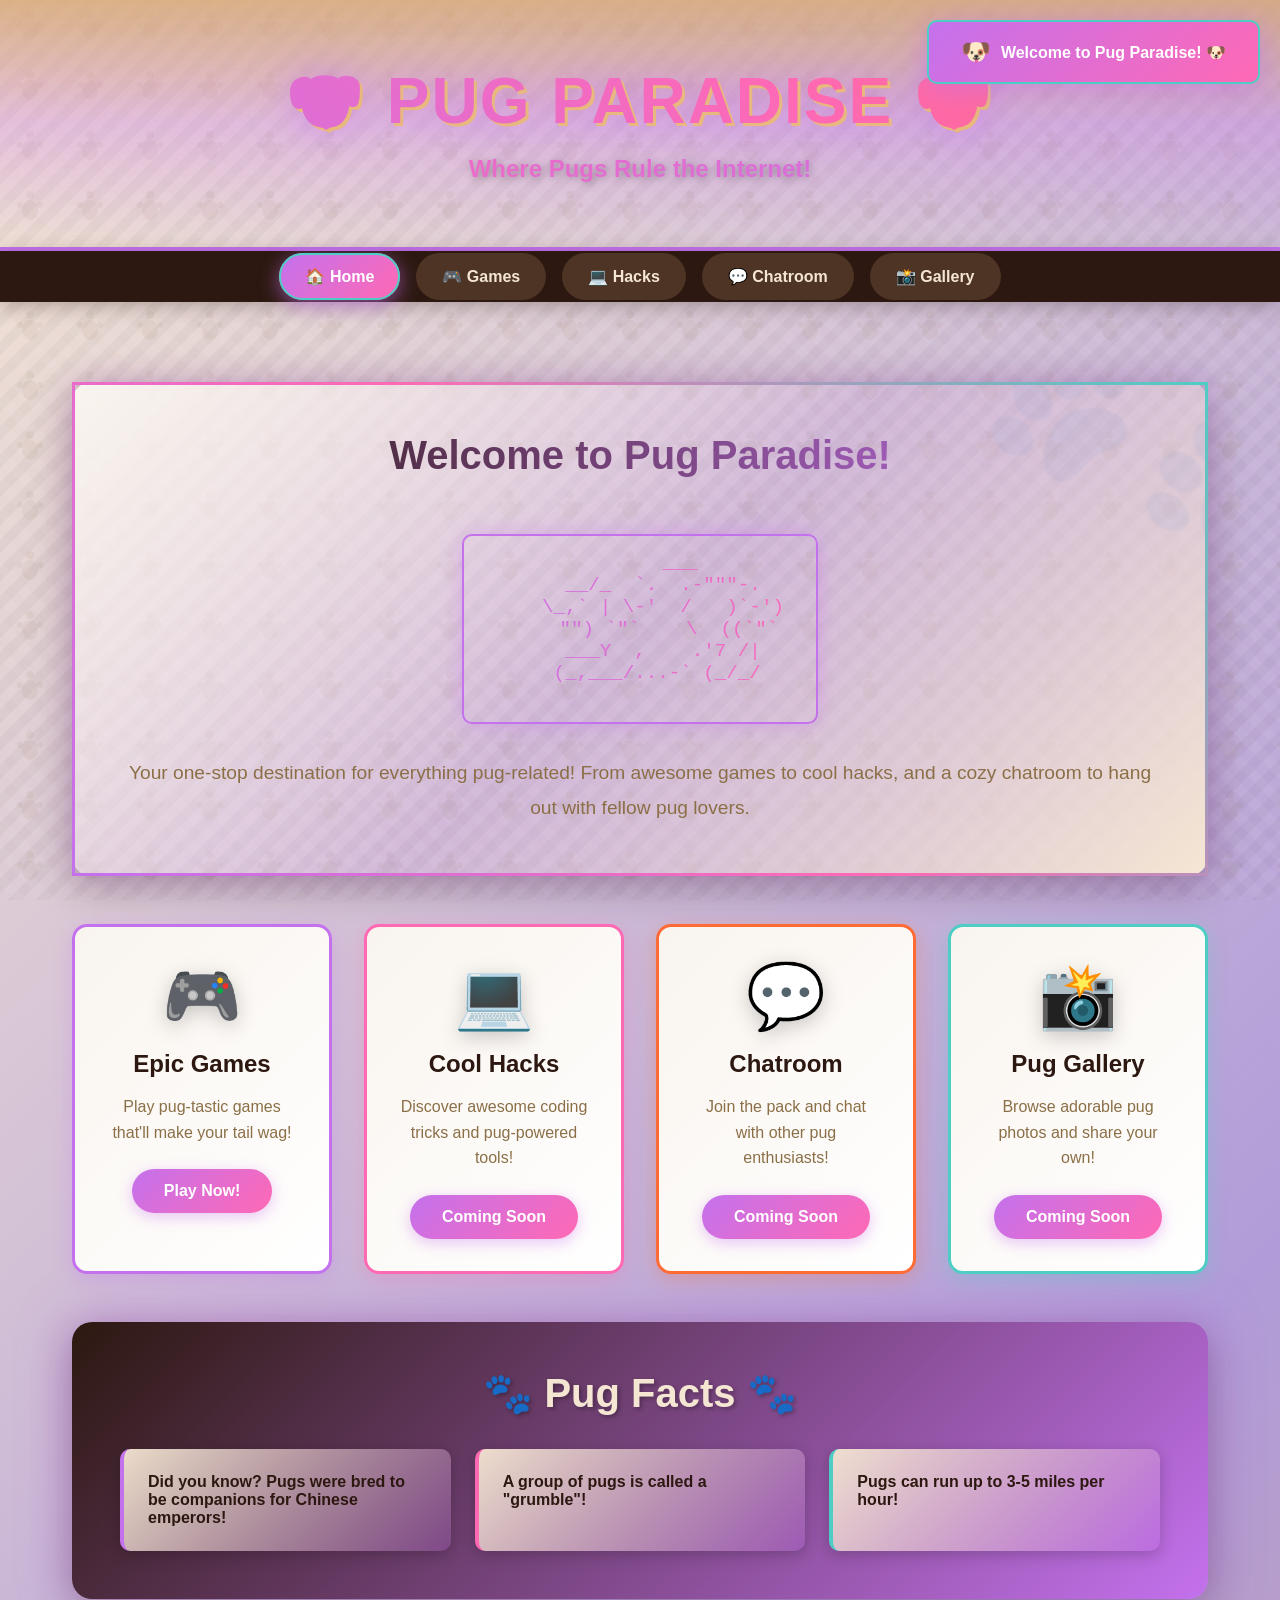
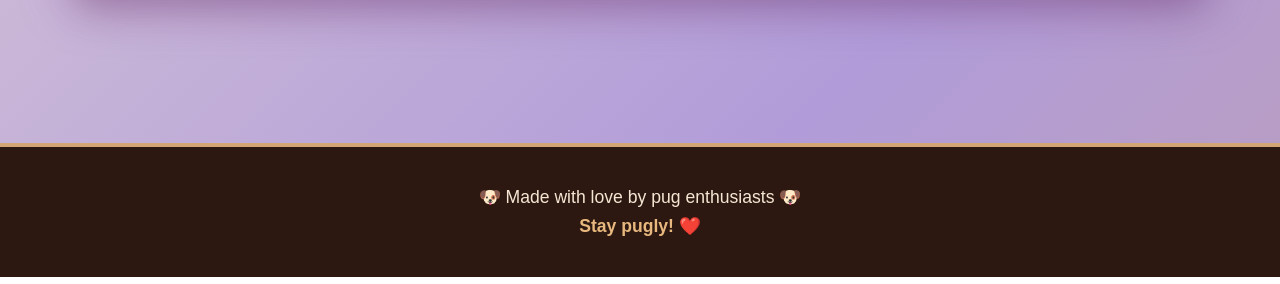
<file: index.html>
<!DOCTYPE html>
<html lang="en">
<head>
    <meta charset="UTF-8">
    <meta name="viewport" content="width=device-width, initial-scale=1.0">
    <title>Pug Paradise - Games, Hacks & More!</title>
    <link rel="stylesheet" href="styles.css">
</head>
<body>
    <div class="paw-prints"></div>

    <header class="hero">
        <div class="hero-content">
            <h1 class="glitch-text" data-text="🐶 PUG PARADISE 🐶">🐶 PUG PARADISE 🐶</h1>
            <p class="tagline">Where Pugs Rule the Internet!</p>
        </div>
    </header>

    <nav class="main-nav">
        <ul>
            <li><a href="index.html" class="nav-link active">🏠 Home</a></li>
            <li><a href="games.html" class="nav-link">🎮 Games</a></li>
            <li><a href="#hacks" class="nav-link">💻 Hacks</a></li>
            <li><a href="#chat" class="nav-link">💬 Chatroom</a></li>
            <li><a href="#gallery" class="nav-link">📸 Gallery</a></li>
        </ul>
    </nav>

    <main class="container">
        <section class="welcome-section">
            <div class="pug-card">
                <h2>Welcome to Pug Paradise!</h2>
                <div class="pug-ascii">
                    <pre>
       ___
    __/_  `.  .-"""-.
    \_,` | \-'  /   )`-')
     "") `"`    \  ((`"`
    ___Y  ,    .'7 /|
   (_,___/...-` (_/_/
                    </pre>
                </div>
                <p>Your one-stop destination for everything pug-related! From awesome games to cool hacks, and a cozy chatroom to hang out with fellow pug lovers.</p>
            </div>
        </section>

        <section class="features">
            <div class="feature-card">
                <div class="feature-icon">🎮</div>
                <h3>Epic Games</h3>
                <p>Play pug-tastic games that'll make your tail wag!</p>
                <a href="games.html" class="pug-button" style="display: inline-block; text-decoration: none;">Play Now!</a>
            </div>

            <div class="feature-card">
                <div class="feature-icon">💻</div>
                <h3>Cool Hacks</h3>
                <p>Discover awesome coding tricks and pug-powered tools!</p>
                <button class="pug-button">Coming Soon</button>
            </div>

            <div class="feature-card">
                <div class="feature-icon">💬</div>
                <h3>Chatroom</h3>
                <p>Join the pack and chat with other pug enthusiasts!</p>
                <button class="pug-button">Coming Soon</button>
            </div>

            <div class="feature-card">
                <div class="feature-icon">📸</div>
                <h3>Pug Gallery</h3>
                <p>Browse adorable pug photos and share your own!</p>
                <button class="pug-button">Coming Soon</button>
            </div>
        </section>

        <section class="fun-facts">
            <h2>🐾 Pug Facts 🐾</h2>
            <div class="fact-container">
                <div class="fact-item">Did you know? Pugs were bred to be companions for Chinese emperors!</div>
                <div class="fact-item">A group of pugs is called a "grumble"!</div>
                <div class="fact-item">Pugs can run up to 3-5 miles per hour!</div>
            </div>
        </section>
    </main>

    <footer class="pug-footer">
        <div class="footer-content">
            <p>🐶 Made with love by pug enthusiasts 🐶</p>
            <p class="footer-tagline">Stay pugly! ❤️</p>
        </div>
    </footer>

    <script src="script.js"></script>
</body>
</html>
</file>
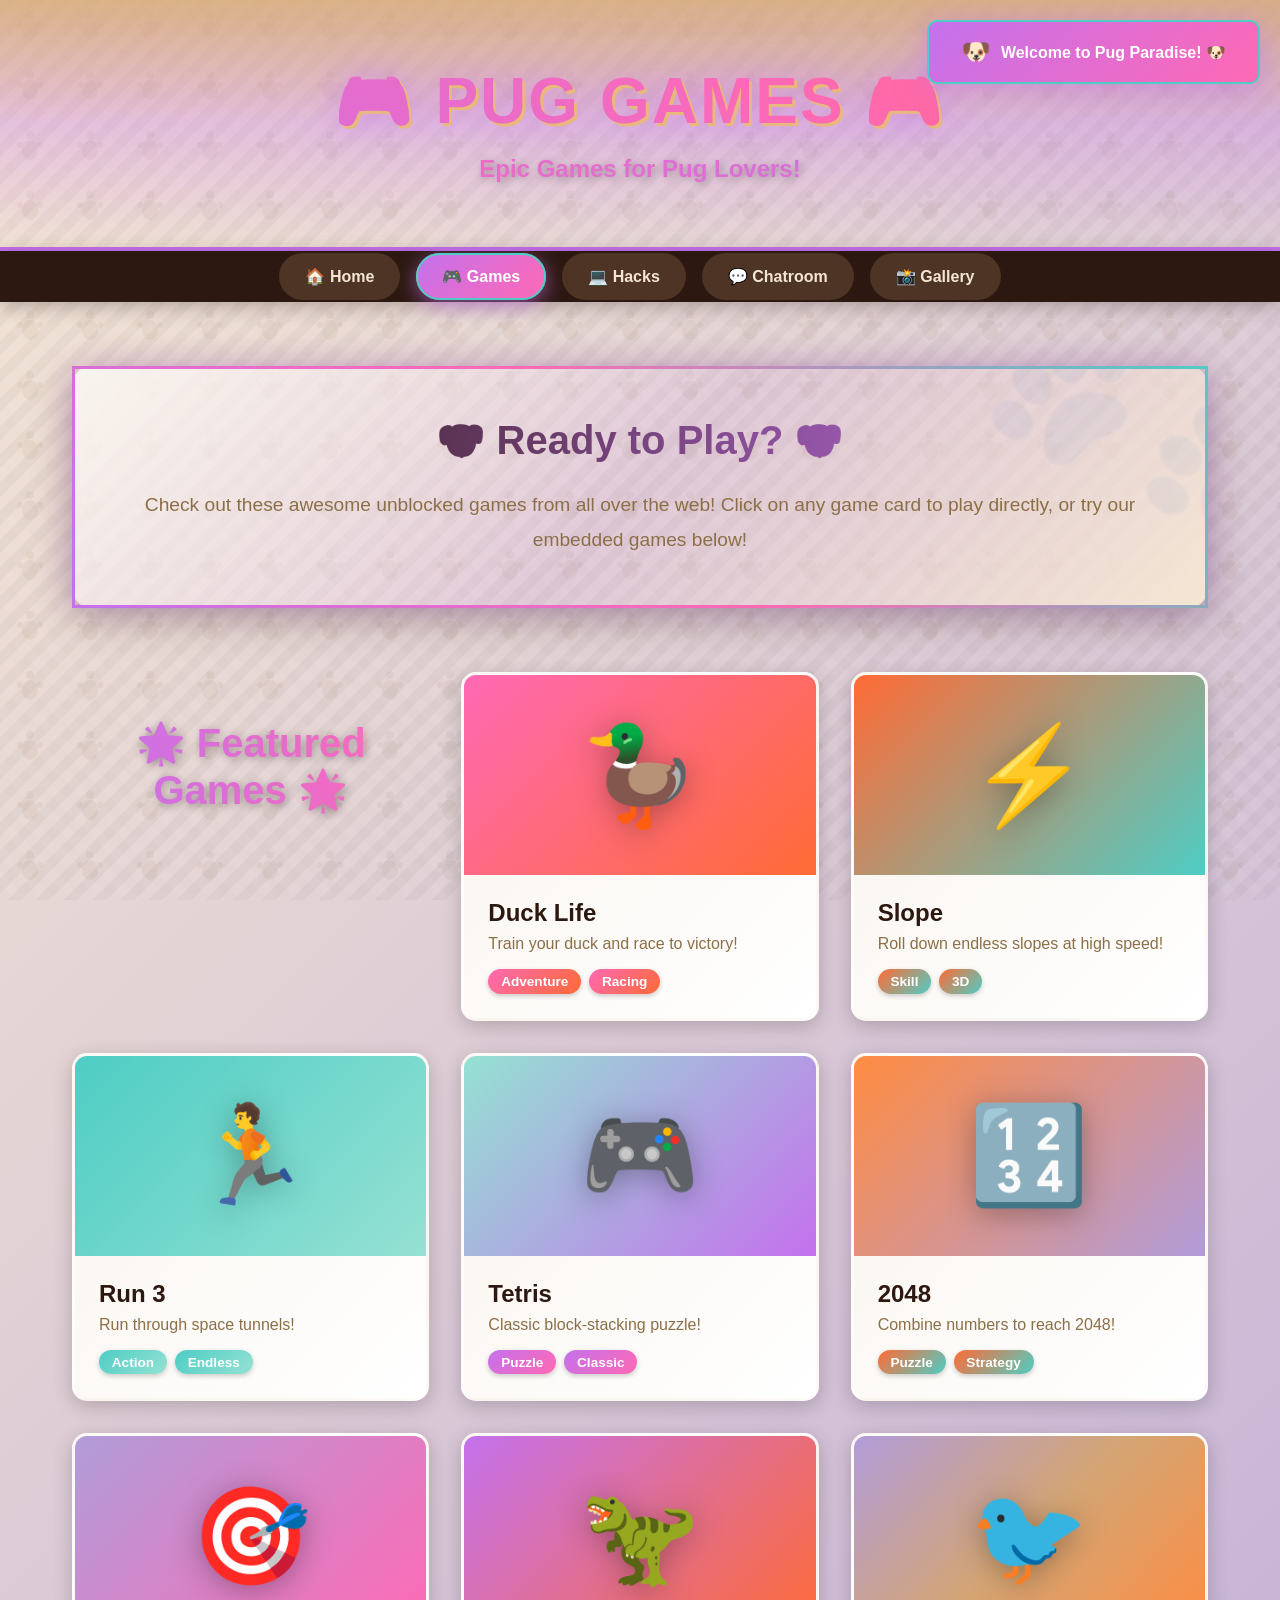
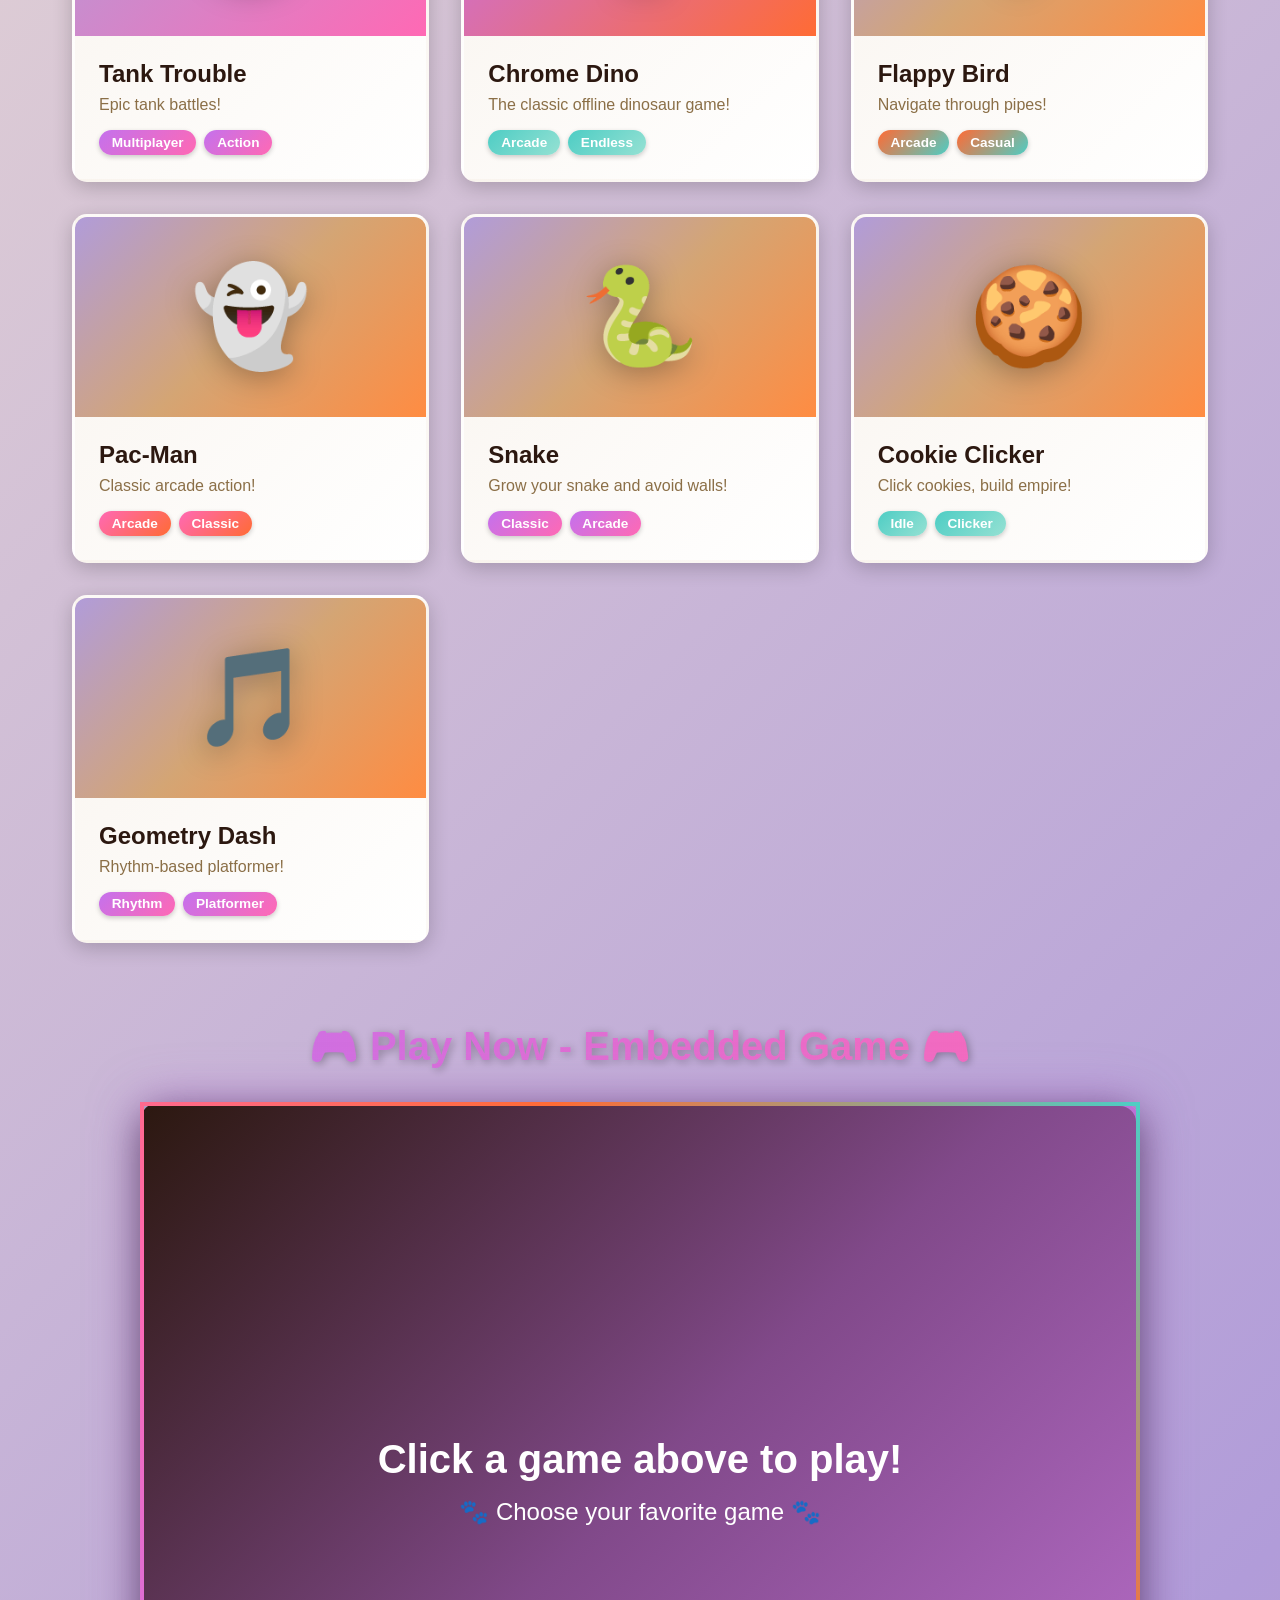
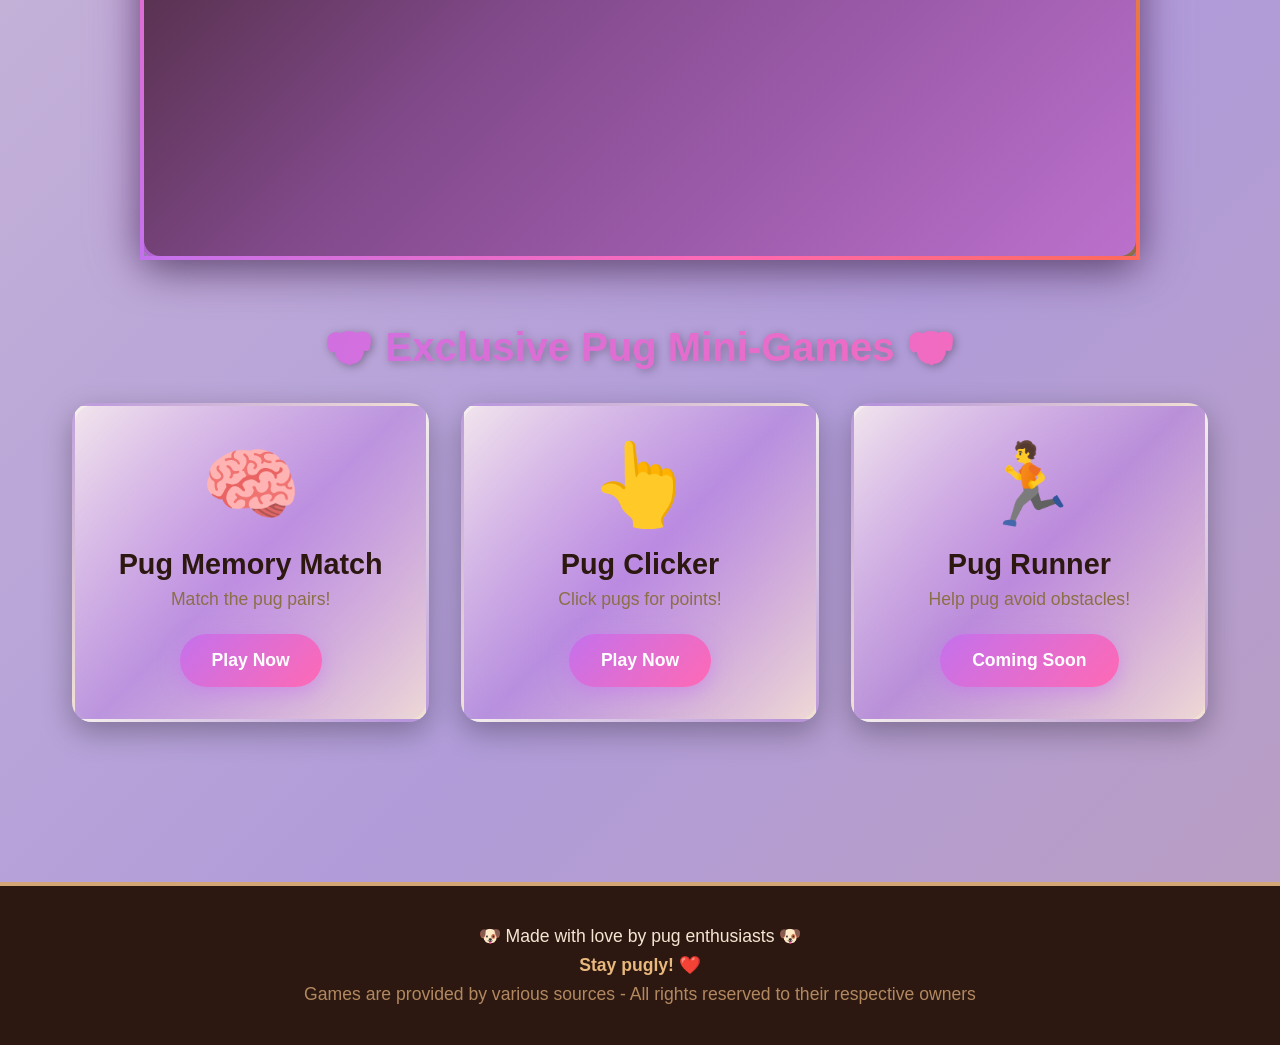
<file: games.html>
<!DOCTYPE html>
<html lang="en">
<head>
    <meta charset="UTF-8">
    <meta name="viewport" content="width=device-width, initial-scale=1.0">
    <title>Pug Paradise - Games</title>
    <link rel="stylesheet" href="styles.css">
    <link rel="stylesheet" href="games-styles.css">
</head>
<body>
    <div class="paw-prints"></div>

    <header class="hero">
        <div class="hero-content">
            <h1 class="glitch-text" data-text="🎮 PUG GAMES 🎮">🎮 PUG GAMES 🎮</h1>
            <p class="tagline">Epic Games for Pug Lovers!</p>
        </div>
    </header>

    <nav class="main-nav">
        <ul>
            <li><a href="index.html" class="nav-link">🏠 Home</a></li>
            <li><a href="games.html" class="nav-link active">🎮 Games</a></li>
            <li><a href="#hacks" class="nav-link">💻 Hacks</a></li>
            <li><a href="#chat" class="nav-link">💬 Chatroom</a></li>
            <li><a href="#gallery" class="nav-link">📸 Gallery</a></li>
        </ul>
    </nav>

    <main class="container">
        <section class="games-intro">
            <div class="pug-card">
                <h2>🐶 Ready to Play? 🐶</h2>
                <p>Check out these awesome unblocked games from all over the web! Click on any game card to play directly, or try our embedded games below!</p>
            </div>
        </section>

        <section class="games-grid">
            <h2 class="section-title">🌟 Featured Games 🌟</h2>

            <div class="game-card" data-game="duck-life">
                <div class="game-thumbnail">
                    <div class="game-icon">🦆</div>
                    <div class="play-overlay">
                        <span class="play-btn">▶ PLAY</span>
                    </div>
                </div>
                <div class="game-info">
                    <h3>Duck Life</h3>
                    <p>Train your duck and race to victory!</p>
                    <div class="game-tags">
                        <span class="tag">Adventure</span>
                        <span class="tag">Racing</span>
                    </div>
                </div>
            </div>

            <div class="game-card" data-game="slope-unblocked">
                <div class="game-thumbnail">
                    <div class="game-icon">⚡</div>
                    <div class="play-overlay">
                        <span class="play-btn">▶ PLAY</span>
                    </div>
                </div>
                <div class="game-info">
                    <h3>Slope</h3>
                    <p>Roll down endless slopes at high speed!</p>
                    <div class="game-tags">
                        <span class="tag">Skill</span>
                        <span class="tag">3D</span>
                    </div>
                </div>
            </div>

            <div class="game-card" data-game="run-3">
                <div class="game-thumbnail">
                    <div class="game-icon">🏃</div>
                    <div class="play-overlay">
                        <span class="play-btn">▶ PLAY</span>
                    </div>
                </div>
                <div class="game-info">
                    <h3>Run 3</h3>
                    <p>Run through space tunnels!</p>
                    <div class="game-tags">
                        <span class="tag">Action</span>
                        <span class="tag">Endless</span>
                    </div>
                </div>
            </div>

            <div class="game-card" data-game="tetris">
                <div class="game-thumbnail">
                    <div class="game-icon">🎮</div>
                    <div class="play-overlay">
                        <span class="play-btn">▶ PLAY</span>
                    </div>
                </div>
                <div class="game-info">
                    <h3>Tetris</h3>
                    <p>Classic block-stacking puzzle!</p>
                    <div class="game-tags">
                        <span class="tag">Puzzle</span>
                        <span class="tag">Classic</span>
                    </div>
                </div>
            </div>

            <div class="game-card" data-game="2048">
                <div class="game-thumbnail">
                    <div class="game-icon">🔢</div>
                    <div class="play-overlay">
                        <span class="play-btn">▶ PLAY</span>
                    </div>
                </div>
                <div class="game-info">
                    <h3>2048</h3>
                    <p>Combine numbers to reach 2048!</p>
                    <div class="game-tags">
                        <span class="tag">Puzzle</span>
                        <span class="tag">Strategy</span>
                    </div>
                </div>
            </div>

            <div class="game-card" data-game="tank-trouble">
                <div class="game-thumbnail">
                    <div class="game-icon">🎯</div>
                    <div class="play-overlay">
                        <span class="play-btn">▶ PLAY</span>
                    </div>
                </div>
                <div class="game-info">
                    <h3>Tank Trouble</h3>
                    <p>Epic tank battles!</p>
                    <div class="game-tags">
                        <span class="tag">Multiplayer</span>
                        <span class="tag">Action</span>
                    </div>
                </div>
            </div>

            <div class="game-card" data-game="chrome-dino">
                <div class="game-thumbnail">
                    <div class="game-icon">🦖</div>
                    <div class="play-overlay">
                        <span class="play-btn">▶ PLAY</span>
                    </div>
                </div>
                <div class="game-info">
                    <h3>Chrome Dino</h3>
                    <p>The classic offline dinosaur game!</p>
                    <div class="game-tags">
                        <span class="tag">Arcade</span>
                        <span class="tag">Endless</span>
                    </div>
                </div>
            </div>

            <div class="game-card" data-game="flappy-bird">
                <div class="game-thumbnail">
                    <div class="game-icon">🐦</div>
                    <div class="play-overlay">
                        <span class="play-btn">▶ PLAY</span>
                    </div>
                </div>
                <div class="game-info">
                    <h3>Flappy Bird</h3>
                    <p>Navigate through pipes!</p>
                    <div class="game-tags">
                        <span class="tag">Arcade</span>
                        <span class="tag">Casual</span>
                    </div>
                </div>
            </div>

            <div class="game-card" data-game="pacman">
                <div class="game-thumbnail">
                    <div class="game-icon">👻</div>
                    <div class="play-overlay">
                        <span class="play-btn">▶ PLAY</span>
                    </div>
                </div>
                <div class="game-info">
                    <h3>Pac-Man</h3>
                    <p>Classic arcade action!</p>
                    <div class="game-tags">
                        <span class="tag">Arcade</span>
                        <span class="tag">Classic</span>
                    </div>
                </div>
            </div>

            <div class="game-card" data-game="snake">
                <div class="game-thumbnail">
                    <div class="game-icon">🐍</div>
                    <div class="play-overlay">
                        <span class="play-btn">▶ PLAY</span>
                    </div>
                </div>
                <div class="game-info">
                    <h3>Snake</h3>
                    <p>Grow your snake and avoid walls!</p>
                    <div class="game-tags">
                        <span class="tag">Classic</span>
                        <span class="tag">Arcade</span>
                    </div>
                </div>
            </div>

            <div class="game-card" data-game="cookie-clicker">
                <div class="game-thumbnail">
                    <div class="game-icon">🍪</div>
                    <div class="play-overlay">
                        <span class="play-btn">▶ PLAY</span>
                    </div>
                </div>
                <div class="game-info">
                    <h3>Cookie Clicker</h3>
                    <p>Click cookies, build empire!</p>
                    <div class="game-tags">
                        <span class="tag">Idle</span>
                        <span class="tag">Clicker</span>
                    </div>
                </div>
            </div>

            <div class="game-card" data-game="geo-dash">
                <div class="game-thumbnail">
                    <div class="game-icon">🎵</div>
                    <div class="play-overlay">
                        <span class="play-btn">▶ PLAY</span>
                    </div>
                </div>
                <div class="game-info">
                    <h3>Geometry Dash</h3>
                    <p>Rhythm-based platformer!</p>
                    <div class="game-tags">
                        <span class="tag">Rhythm</span>
                        <span class="tag">Platformer</span>
                    </div>
                </div>
            </div>
        </section>

        <section class="embedded-game-section">
            <h2 class="section-title">🎮 Play Now - Embedded Game 🎮</h2>
            <div class="game-container">
                <div class="game-frame-wrapper">
                    <iframe id="game-frame"
                            src=""
                            frameborder="0"
                            allowfullscreen
                            allow="gamepad *;">
                    </iframe>
                    <div class="game-overlay">
                        <h3>Click a game above to play!</h3>
                        <p>🐾 Choose your favorite game 🐾</p>
                    </div>
                </div>
            </div>
        </section>

        <section class="pug-game-section">
            <h2 class="section-title">🐶 Exclusive Pug Mini-Games 🐶</h2>
            <div class="mini-games-grid">
                <div class="mini-game-card" id="pug-memory">
                    <div class="mini-game-icon">🧠</div>
                    <h3>Pug Memory Match</h3>
                    <p>Match the pug pairs!</p>
                    <button class="mini-game-btn">Play Now</button>
                </div>

                <div class="mini-game-card" id="pug-clicker">
                    <div class="mini-game-icon">👆</div>
                    <h3>Pug Clicker</h3>
                    <p>Click pugs for points!</p>
                    <button class="mini-game-btn">Play Now</button>
                </div>

                <div class="mini-game-card" id="pug-runner">
                    <div class="mini-game-icon">🏃</div>
                    <h3>Pug Runner</h3>
                    <p>Help pug avoid obstacles!</p>
                    <button class="mini-game-btn">Coming Soon</button>
                </div>
            </div>
        </section>
    </main>

    <footer class="pug-footer">
        <div class="footer-content">
            <p>🐶 Made with love by pug enthusiasts 🐶</p>
            <p class="footer-tagline">Stay pugly! ❤️</p>
            <p class="disclaimer">Games are provided by various sources - All rights reserved to their respective owners</p>
        </div>
    </footer>

    <script src="script.js"></script>
    <script src="games-script.js"></script>
</body>
</html>
</file>
<file: styles.css>
/* Pug-Themed Color Palette */
:root {
    --pug-tan: #D4A574;
    --pug-dark: #2C1810;
    --pug-cream: #F5E6D3;
    --pug-brown: #8B6F47;
    --pug-light: #F9F4EE;
    --pug-accent: #E8B87E;
    --shadow: rgba(44, 24, 16, 0.3);

    /* Vibrant accent colors */
    --electric-purple: #C471ED;
    --hot-pink: #FF69B4;
    --neon-orange: #FF6B35;
    --sky-blue: #4ECDC4;
    --lime-green: #95E1D3;
    --sunset-orange: #FF8C42;
    --lavender: #B19CD9;
}

* {
    margin: 0;
    padding: 0;
    box-sizing: border-box;
}

body {
    font-family: 'Segoe UI', Tahoma, Geneva, Verdana, sans-serif;
    background: linear-gradient(135deg,
        var(--pug-cream) 0%,
        var(--lavender) 20%,
        var(--pug-tan) 40%,
        var(--sunset-orange) 60%,
        var(--hot-pink) 80%,
        var(--electric-purple) 100%);
    background-size: 400% 400%;
    animation: gradientShift 15s ease infinite;
    color: var(--pug-dark);
    min-height: 100vh;
    position: relative;
    overflow-x: hidden;
}

@keyframes gradientShift {
    0% { background-position: 0% 50%; }
    50% { background-position: 100% 50%; }
    100% { background-position: 0% 50%; }
}

/* Textured Background Effect */
body::before {
    content: '';
    position: fixed;
    top: 0;
    left: 0;
    width: 100%;
    height: 100%;
    background-image:
        repeating-linear-gradient(45deg, transparent, transparent 10px, rgba(255,255,255,.05) 10px, rgba(255,255,255,.05) 20px),
        repeating-linear-gradient(-45deg, transparent, transparent 10px, rgba(0,0,0,.03) 10px, rgba(0,0,0,.03) 20px);
    pointer-events: none;
    z-index: 0;
}

/* Animated Paw Prints Background */
.paw-prints {
    position: fixed;
    top: 0;
    left: 0;
    width: 100%;
    height: 100%;
    background-image: url("data:image/svg+xml,%3Csvg width='60' height='60' xmlns='http://www.w3.org/2000/svg'%3E%3Cg fill='%238B6F47' fill-opacity='0.08'%3E%3Ccircle cx='30' cy='15' r='4'/%3E%3Ccircle cx='20' cy='25' r='3'/%3E%3Ccircle cx='40' cy='25' r='3'/%3E%3Cellipse cx='30' cy='30' rx='8' ry='10'/%3E%3C/g%3E%3C/svg%3E");
    animation: pawScroll 60s linear infinite;
    pointer-events: none;
    z-index: 1;
}

@keyframes pawScroll {
    0% { transform: translateY(0); }
    100% { transform: translateY(60px); }
}

/* Hero Section */
.hero {
    position: relative;
    z-index: 2;
    text-align: center;
    padding: 4rem 2rem;
    background: linear-gradient(180deg,
        rgba(212, 165, 116, 0.8) 0%,
        rgba(199, 113, 237, 0.3) 50%,
        transparent 100%);
    border-bottom: 4px solid var(--electric-purple);
    box-shadow: 0 10px 30px var(--shadow), 0 0 40px rgba(199, 113, 237, 0.4);
}

.hero-content h1 {
    font-size: 4rem;
    font-weight: 900;
    background: linear-gradient(45deg,
        var(--electric-purple),
        var(--hot-pink),
        var(--neon-orange),
        var(--sky-blue),
        var(--lime-green));
    background-size: 300% 300%;
    -webkit-background-clip: text;
    -webkit-text-fill-color: transparent;
    background-clip: text;
    animation: bounce 2s ease-in-out infinite, rainbowText 5s ease infinite;
    margin-bottom: 1rem;
    letter-spacing: 2px;
    filter: drop-shadow(3px 3px 0px var(--pug-accent)) drop-shadow(0 0 20px rgba(199, 113, 237, 0.6));
}

@keyframes bounce {
    0%, 100% { transform: translateY(0); }
    50% { transform: translateY(-10px); }
}

@keyframes rainbowText {
    0% { background-position: 0% 50%; }
    50% { background-position: 100% 50%; }
    100% { background-position: 0% 50%; }
}

.tagline {
    font-size: 1.5rem;
    background: linear-gradient(90deg, var(--hot-pink), var(--electric-purple), var(--sky-blue));
    background-size: 200% 200%;
    -webkit-background-clip: text;
    -webkit-text-fill-color: transparent;
    background-clip: text;
    animation: rainbowText 3s ease infinite;
    font-weight: 700;
    filter: drop-shadow(2px 2px 4px rgba(0,0,0,0.3));
}

/* Glitch Effect */
.glitch-text {
    position: relative;
}

.glitch-text:hover::before,
.glitch-text:hover::after {
    content: attr(data-text);
    position: absolute;
    top: 0;
    left: 0;
    width: 100%;
    height: 100%;
}

.glitch-text:hover::before {
    animation: glitch 0.3s cubic-bezier(0.25, 0.46, 0.45, 0.94) both infinite;
    color: #ff00de;
    z-index: -1;
}

.glitch-text:hover::after {
    animation: glitch 0.3s cubic-bezier(0.25, 0.46, 0.45, 0.94) reverse both infinite;
    color: #00fff9;
    z-index: -2;
}

@keyframes glitch {
    0% { transform: translate(0); }
    20% { transform: translate(-2px, 2px); }
    40% { transform: translate(-2px, -2px); }
    60% { transform: translate(2px, 2px); }
    80% { transform: translate(2px, -2px); }
    100% { transform: translate(0); }
}

/* Navigation */
.main-nav {
    position: sticky;
    top: 0;
    z-index: 100;
    background: var(--pug-dark);
    box-shadow: 0 4px 20px var(--shadow);
}

.main-nav ul {
    display: flex;
    justify-content: center;
    list-style: none;
    padding: 1rem;
    flex-wrap: wrap;
    gap: 1rem;
}

.nav-link {
    color: var(--pug-cream);
    text-decoration: none;
    padding: 0.8rem 1.5rem;
    border-radius: 25px;
    font-weight: 600;
    transition: all 0.3s ease;
    background: rgba(212, 165, 116, 0.2);
    border: 2px solid transparent;
}

.nav-link:hover,
.nav-link.active {
    background: linear-gradient(135deg, var(--electric-purple), var(--hot-pink), var(--neon-orange));
    background-size: 200% 200%;
    animation: rainbowText 3s ease infinite;
    color: white;
    border-color: var(--sky-blue);
    transform: translateY(-2px) scale(1.05);
    box-shadow: 0 5px 20px rgba(199, 113, 237, 0.6);
}

/* Container */
.container {
    position: relative;
    z-index: 2;
    max-width: 1200px;
    margin: 0 auto;
    padding: 2rem;
}

/* Welcome Section */
.welcome-section {
    margin: 3rem 0;
}

.pug-card {
    background: linear-gradient(135deg,
        var(--pug-light) 0%,
        rgba(199, 113, 237, 0.1) 50%,
        var(--pug-cream) 100%);
    border-radius: 20px;
    padding: 3rem;
    box-shadow: 0 10px 40px var(--shadow), 0 0 30px rgba(199, 113, 237, 0.3);
    border: 3px solid transparent;
    border-image: linear-gradient(45deg, var(--electric-purple), var(--hot-pink), var(--sky-blue)) 1;
    text-align: center;
    position: relative;
    overflow: hidden;
    animation: cardPulse 4s ease-in-out infinite;
}

@keyframes cardPulse {
    0%, 100% { transform: scale(1); }
    50% { transform: scale(1.02); }
}

.pug-card::before {
    content: '🐾';
    position: absolute;
    font-size: 15rem;
    top: -5rem;
    right: -5rem;
    opacity: 0.05;
    transform: rotate(-20deg);
}

.pug-card h2 {
    font-size: 2.5rem;
    background: linear-gradient(90deg, var(--pug-dark), var(--electric-purple), var(--hot-pink));
    background-size: 200% 200%;
    -webkit-background-clip: text;
    -webkit-text-fill-color: transparent;
    background-clip: text;
    animation: rainbowText 4s ease infinite;
    margin-bottom: 1.5rem;
    position: relative;
}

.pug-ascii {
    font-size: 1.2rem;
    background: linear-gradient(90deg, var(--electric-purple), var(--hot-pink), var(--neon-orange), var(--sky-blue));
    background-size: 300% 300%;
    -webkit-background-clip: text;
    -webkit-text-fill-color: transparent;
    background-clip: text;
    animation: rainbowText 6s ease infinite, float 3s ease-in-out infinite;
    margin: 2rem 0;
    font-family: monospace;
    display: inline-block;
    padding: 1rem 2rem;
    border-radius: 10px;
    border: 2px solid var(--electric-purple);
    box-shadow: 0 0 20px rgba(199, 113, 237, 0.4);
}

@keyframes float {
    0%, 100% { transform: translateY(0px); }
    50% { transform: translateY(-10px); }
}

.pug-card p {
    font-size: 1.2rem;
    line-height: 1.8;
    color: var(--pug-brown);
    position: relative;
}

/* Features Section */
.features {
    display: grid;
    grid-template-columns: repeat(auto-fit, minmax(250px, 1fr));
    gap: 2rem;
    margin: 3rem 0;
}

.feature-card {
    background: linear-gradient(135deg, var(--pug-light) 0%, white 100%);
    padding: 2rem;
    border-radius: 15px;
    text-align: center;
    box-shadow: 0 5px 20px var(--shadow);
    border: 3px solid transparent;
    transition: all 0.3s ease;
    position: relative;
    overflow: hidden;
}

.feature-card:nth-child(1) {
    border-color: var(--electric-purple);
    box-shadow: 0 5px 20px rgba(199, 113, 237, 0.3);
}

.feature-card:nth-child(2) {
    border-color: var(--hot-pink);
    box-shadow: 0 5px 20px rgba(255, 105, 180, 0.3);
}

.feature-card:nth-child(3) {
    border-color: var(--neon-orange);
    box-shadow: 0 5px 20px rgba(255, 107, 53, 0.3);
}

.feature-card:nth-child(4) {
    border-color: var(--sky-blue);
    box-shadow: 0 5px 20px rgba(78, 205, 196, 0.3);
}

.feature-card::before {
    content: '';
    position: absolute;
    top: 0;
    left: -100%;
    width: 100%;
    height: 100%;
    background: linear-gradient(90deg, transparent, rgba(212, 165, 116, 0.3), transparent);
    transition: left 0.5s ease;
}

.feature-card:hover::before {
    left: 100%;
}

.feature-card:hover {
    transform: translateY(-10px) scale(1.05) rotate(2deg);
    animation: rainbow-border 2s linear infinite;
}

.feature-card:nth-child(1):hover {
    box-shadow: 0 15px 50px rgba(199, 113, 237, 0.6);
}

.feature-card:nth-child(2):hover {
    box-shadow: 0 15px 50px rgba(255, 105, 180, 0.6);
}

.feature-card:nth-child(3):hover {
    box-shadow: 0 15px 50px rgba(255, 107, 53, 0.6);
}

.feature-card:nth-child(4):hover {
    box-shadow: 0 15px 50px rgba(78, 205, 196, 0.6);
}

@keyframes rainbow-border {
    0% { filter: hue-rotate(0deg); }
    100% { filter: hue-rotate(360deg); }
}

.feature-icon {
    font-size: 4rem;
    margin-bottom: 1rem;
    animation: wiggle 2s ease-in-out infinite, iconPulse 1.5s ease-in-out infinite;
    filter: drop-shadow(0 5px 10px rgba(0,0,0,0.2));
}

@keyframes wiggle {
    0%, 100% { transform: rotate(0deg) scale(1); }
    25% { transform: rotate(-10deg) scale(1.1); }
    50% { transform: rotate(0deg) scale(1.15); }
    75% { transform: rotate(10deg) scale(1.1); }
}

@keyframes iconPulse {
    0%, 100% { filter: drop-shadow(0 5px 10px rgba(0,0,0,0.2)); }
    50% { filter: drop-shadow(0 5px 20px rgba(199, 113, 237, 0.6)); }
}

.feature-card h3 {
    font-size: 1.5rem;
    color: var(--pug-dark);
    margin-bottom: 1rem;
}

.feature-card p {
    color: var(--pug-brown);
    margin-bottom: 1.5rem;
    line-height: 1.6;
}

.pug-button {
    background: linear-gradient(135deg,
        var(--electric-purple),
        var(--hot-pink),
        var(--neon-orange),
        var(--sky-blue));
    background-size: 300% 300%;
    animation: rainbowText 4s ease infinite;
    color: white;
    border: none;
    padding: 0.8rem 2rem;
    border-radius: 25px;
    font-weight: 700;
    font-size: 1rem;
    cursor: pointer;
    transition: all 0.3s ease;
    box-shadow: 0 4px 15px rgba(199, 113, 237, 0.4);
}

.pug-button:hover {
    transform: scale(1.15) translateY(-2px);
    box-shadow: 0 8px 30px rgba(199, 113, 237, 0.7);
    animation: rainbowText 2s ease infinite, buttonBounce 0.5s ease infinite;
}

@keyframes buttonBounce {
    0%, 100% { transform: scale(1.15) translateY(-2px); }
    50% { transform: scale(1.2) translateY(-5px); }
}

/* Fun Facts Section */
.fun-facts {
    margin: 3rem 0;
    padding: 3rem;
    background: linear-gradient(135deg,
        var(--pug-dark) 0%,
        var(--electric-purple) 50%,
        var(--pug-brown) 100%);
    background-size: 200% 200%;
    animation: rainbowText 10s ease infinite;
    border-radius: 20px;
    box-shadow: 0 10px 40px var(--shadow), 0 0 50px rgba(199, 113, 237, 0.5);
}

.fun-facts h2 {
    color: var(--pug-cream);
    text-align: center;
    font-size: 2.5rem;
    margin-bottom: 2rem;
    text-shadow: 2px 2px 4px rgba(0,0,0,0.3);
}

.fact-container {
    display: grid;
    grid-template-columns: repeat(auto-fit, minmax(250px, 1fr));
    gap: 1.5rem;
}

.fact-item {
    background: linear-gradient(135deg,
        rgba(245, 230, 211, 0.95),
        rgba(199, 113, 237, 0.2),
        rgba(245, 230, 211, 0.95));
    background-size: 200% 200%;
    animation: rainbowText 8s ease infinite;
    padding: 1.5rem;
    border-radius: 10px;
    color: var(--pug-dark);
    font-weight: 600;
    box-shadow: 0 4px 15px rgba(0,0,0,0.2);
    transition: all 0.3s ease;
    border-left: 4px solid transparent;
    position: relative;
}

.fact-item:nth-child(1) {
    border-left-color: var(--electric-purple);
}

.fact-item:nth-child(2) {
    border-left-color: var(--hot-pink);
}

.fact-item:nth-child(3) {
    border-left-color: var(--sky-blue);
}

.fact-item:hover {
    transform: scale(1.08) rotate(1deg);
    box-shadow: 0 8px 35px rgba(199, 113, 237, 0.5);
}

/* Footer */
.pug-footer {
    position: relative;
    z-index: 2;
    background: var(--pug-dark);
    color: var(--pug-cream);
    text-align: center;
    padding: 2rem;
    margin-top: 4rem;
    border-top: 4px solid var(--pug-tan);
}

.footer-content p {
    margin: 0.5rem 0;
    font-size: 1.1rem;
}

.footer-tagline {
    font-weight: 700;
    color: var(--pug-accent);
    font-size: 1.3rem;
}

/* Responsive Design */
@media (max-width: 768px) {
    .hero-content h1 {
        font-size: 2.5rem;
    }

    .tagline {
        font-size: 1.2rem;
    }

    .pug-card {
        padding: 2rem 1rem;
    }

    .features {
        grid-template-columns: 1fr;
    }
}
</file>
<file: games-styles.css>
/* Games Page Specific Styles */

.games-intro {
    margin: 2rem 0;
}

.section-title {
    text-align: center;
    font-size: 2.5rem;
    background: linear-gradient(90deg,
        var(--electric-purple),
        var(--hot-pink),
        var(--neon-orange),
        var(--sky-blue));
    background-size: 300% 300%;
    -webkit-background-clip: text;
    -webkit-text-fill-color: transparent;
    background-clip: text;
    animation: rainbowText 5s ease infinite;
    margin: 3rem 0 2rem 0;
    filter: drop-shadow(2px 2px 4px rgba(0,0,0,0.3));
}

/* Games Grid */
.games-grid {
    margin: 3rem 0;
}

.games-grid {
    display: grid;
    grid-template-columns: repeat(auto-fill, minmax(280px, 1fr));
    gap: 2rem;
    padding: 1rem 0;
}

.game-card {
    background: linear-gradient(135deg, var(--pug-light) 0%, white 100%);
    border-radius: 15px;
    overflow: hidden;
    box-shadow: 0 5px 20px rgba(0,0,0,0.2);
    transition: all 0.3s ease;
    cursor: pointer;
    position: relative;
    border: 3px solid transparent;
    animation: cardFloat 6s ease-in-out infinite;
}

@keyframes cardFloat {
    0%, 100% { transform: translateY(0px); }
    50% { transform: translateY(-5px); }
}

.game-card:nth-child(odd) {
    animation-delay: -3s;
}

.game-card:hover {
    transform: translateY(-15px) scale(1.05) rotate(1deg);
    box-shadow: 0 20px 40px rgba(199, 113, 237, 0.6);
    border-color: var(--electric-purple);
}

.game-card:nth-child(2n):hover {
    border-color: var(--hot-pink);
}

.game-card:nth-child(3n):hover {
    border-color: var(--neon-orange);
}

.game-card:nth-child(4n):hover {
    border-color: var(--sky-blue);
}

.game-thumbnail {
    position: relative;
    height: 200px;
    background: linear-gradient(135deg,
        var(--lavender),
        var(--pug-tan),
        var(--sunset-orange));
    display: flex;
    align-items: center;
    justify-content: center;
    overflow: hidden;
}

.game-card:nth-child(1) .game-thumbnail {
    background: linear-gradient(135deg, var(--electric-purple), var(--hot-pink));
}

.game-card:nth-child(2) .game-thumbnail {
    background: linear-gradient(135deg, var(--hot-pink), var(--neon-orange));
}

.game-card:nth-child(3) .game-thumbnail {
    background: linear-gradient(135deg, var(--neon-orange), var(--sky-blue));
}

.game-card:nth-child(4) .game-thumbnail {
    background: linear-gradient(135deg, var(--sky-blue), var(--lime-green));
}

.game-card:nth-child(5) .game-thumbnail {
    background: linear-gradient(135deg, var(--lime-green), var(--electric-purple));
}

.game-card:nth-child(6) .game-thumbnail {
    background: linear-gradient(135deg, var(--sunset-orange), var(--lavender));
}

.game-card:nth-child(7) .game-thumbnail {
    background: linear-gradient(135deg, var(--lavender), var(--hot-pink));
}

.game-card:nth-child(8) .game-thumbnail {
    background: linear-gradient(135deg, var(--electric-purple), var(--neon-orange));
}

.game-icon {
    font-size: 6rem;
    animation: gameIconBounce 2s ease-in-out infinite;
    filter: drop-shadow(0 5px 15px rgba(0,0,0,0.3));
}

@keyframes gameIconBounce {
    0%, 100% { transform: scale(1) rotate(0deg); }
    25% { transform: scale(1.1) rotate(-5deg); }
    50% { transform: scale(1.2) rotate(0deg); }
    75% { transform: scale(1.1) rotate(5deg); }
}

.play-overlay {
    position: absolute;
    top: 0;
    left: 0;
    width: 100%;
    height: 100%;
    background: rgba(0, 0, 0, 0.7);
    display: flex;
    align-items: center;
    justify-content: center;
    opacity: 0;
    transition: opacity 0.3s ease;
}

.game-card:hover .play-overlay {
    opacity: 1;
}

.play-btn {
    font-size: 2rem;
    font-weight: 900;
    color: white;
    background: linear-gradient(135deg,
        var(--electric-purple),
        var(--hot-pink),
        var(--neon-orange));
    background-size: 200% 200%;
    animation: rainbowText 3s ease infinite;
    padding: 1rem 2rem;
    border-radius: 50px;
    box-shadow: 0 5px 20px rgba(255,255,255,0.3);
    transform: scale(0.8);
    transition: transform 0.3s ease;
}

.game-card:hover .play-btn {
    transform: scale(1);
    animation: rainbowText 1s ease infinite, pulse 1s ease infinite;
}

@keyframes pulse {
    0%, 100% { transform: scale(1); }
    50% { transform: scale(1.1); }
}

.game-info {
    padding: 1.5rem;
}

.game-info h3 {
    font-size: 1.5rem;
    color: var(--pug-dark);
    margin-bottom: 0.5rem;
    font-weight: 700;
}

.game-info p {
    color: var(--pug-brown);
    margin-bottom: 1rem;
    font-size: 1rem;
}

.game-tags {
    display: flex;
    gap: 0.5rem;
    flex-wrap: wrap;
}

.tag {
    background: linear-gradient(135deg, var(--electric-purple), var(--hot-pink));
    color: white;
    padding: 0.3rem 0.8rem;
    border-radius: 15px;
    font-size: 0.85rem;
    font-weight: 600;
    box-shadow: 0 2px 5px rgba(0,0,0,0.2);
}

.game-card:nth-child(2n) .tag {
    background: linear-gradient(135deg, var(--hot-pink), var(--neon-orange));
}

.game-card:nth-child(3n) .tag {
    background: linear-gradient(135deg, var(--neon-orange), var(--sky-blue));
}

.game-card:nth-child(4n) .tag {
    background: linear-gradient(135deg, var(--sky-blue), var(--lime-green));
}

/* Embedded Game Section */
.embedded-game-section {
    margin: 4rem 0;
}

.game-container {
    max-width: 1000px;
    margin: 0 auto;
}

.game-frame-wrapper {
    position: relative;
    width: 100%;
    padding-top: 75%; /* 4:3 aspect ratio */
    background: linear-gradient(135deg,
        var(--pug-dark),
        var(--electric-purple),
        var(--pug-brown));
    border-radius: 20px;
    overflow: hidden;
    box-shadow: 0 10px 40px rgba(0,0,0,0.5), 0 0 50px rgba(199, 113, 237, 0.5);
    border: 4px solid transparent;
    border-image: linear-gradient(45deg,
        var(--electric-purple),
        var(--hot-pink),
        var(--neon-orange),
        var(--sky-blue)) 1;
}

#game-frame {
    position: absolute;
    top: 0;
    left: 0;
    width: 100%;
    height: 100%;
    border: none;
}

.game-overlay {
    position: absolute;
    top: 0;
    left: 0;
    width: 100%;
    height: 100%;
    background: linear-gradient(135deg,
        rgba(44, 24, 16, 0.9),
        rgba(199, 113, 237, 0.8));
    display: flex;
    flex-direction: column;
    align-items: center;
    justify-content: center;
    color: white;
    text-align: center;
    padding: 2rem;
    transition: opacity 0.3s ease;
}

.game-overlay.hidden {
    opacity: 0;
    pointer-events: none;
}

.game-overlay h3 {
    font-size: 2.5rem;
    margin-bottom: 1rem;
    animation: bounce 2s ease-in-out infinite;
}

.game-overlay p {
    font-size: 1.5rem;
    animation: float 3s ease-in-out infinite;
}

/* Mini Games Section */
.pug-game-section {
    margin: 4rem 0;
}

.mini-games-grid {
    display: grid;
    grid-template-columns: repeat(auto-fit, minmax(300px, 1fr));
    gap: 2rem;
    margin-top: 2rem;
}

.mini-game-card {
    background: linear-gradient(135deg,
        rgba(249, 244, 238, 0.95),
        rgba(199, 113, 237, 0.2),
        rgba(245, 230, 211, 0.95));
    border-radius: 20px;
    padding: 2rem;
    text-align: center;
    box-shadow: 0 10px 30px rgba(0,0,0,0.3);
    border: 3px solid transparent;
    transition: all 0.3s ease;
    position: relative;
    overflow: hidden;
}

.mini-game-card::before {
    content: '';
    position: absolute;
    top: -50%;
    left: -50%;
    width: 200%;
    height: 200%;
    background: radial-gradient(circle,
        rgba(199, 113, 237, 0.3) 0%,
        transparent 70%);
    animation: rotateGradient 10s linear infinite;
}

@keyframes rotateGradient {
    0% { transform: rotate(0deg); }
    100% { transform: rotate(360deg); }
}

.mini-game-card:hover {
    transform: translateY(-10px) scale(1.05);
    border-color: var(--electric-purple);
    box-shadow: 0 15px 50px rgba(199, 113, 237, 0.6);
}

.mini-game-card:nth-child(2):hover {
    border-color: var(--hot-pink);
}

.mini-game-card:nth-child(3):hover {
    border-color: var(--sky-blue);
}

.mini-game-icon {
    font-size: 5rem;
    margin-bottom: 1rem;
    animation: wiggle 3s ease-in-out infinite;
    position: relative;
    z-index: 1;
}

.mini-game-card h3 {
    font-size: 1.8rem;
    color: var(--pug-dark);
    margin-bottom: 0.5rem;
    position: relative;
    z-index: 1;
}

.mini-game-card p {
    color: var(--pug-brown);
    margin-bottom: 1.5rem;
    font-size: 1.1rem;
    position: relative;
    z-index: 1;
}

.mini-game-btn {
    background: linear-gradient(135deg,
        var(--electric-purple),
        var(--hot-pink),
        var(--neon-orange));
    background-size: 200% 200%;
    animation: rainbowText 4s ease infinite;
    color: white;
    border: none;
    padding: 1rem 2rem;
    border-radius: 30px;
    font-size: 1.1rem;
    font-weight: 700;
    cursor: pointer;
    box-shadow: 0 5px 20px rgba(199, 113, 237, 0.5);
    transition: all 0.3s ease;
    position: relative;
    z-index: 1;
}

.mini-game-btn:hover {
    transform: scale(1.1);
    box-shadow: 0 8px 30px rgba(199, 113, 237, 0.8);
}

.mini-game-btn:active {
    transform: scale(0.95);
}

/* Footer disclaimer */
.disclaimer {
    font-size: 0.9rem;
    color: var(--pug-tan);
    margin-top: 1rem;
    opacity: 0.8;
}

/* Responsive Design */
@media (max-width: 768px) {
    .games-grid {
        grid-template-columns: 1fr;
    }

    .game-frame-wrapper {
        padding-top: 100%; /* Square on mobile */
    }

    .section-title {
        font-size: 2rem;
    }

    .mini-games-grid {
        grid-template-columns: 1fr;
    }
}

@media (max-width: 480px) {
    .game-card {
        margin: 0 auto;
        max-width: 100%;
    }

    .game-info h3 {
        font-size: 1.3rem;
    }

    .play-btn {
        font-size: 1.5rem;
        padding: 0.8rem 1.5rem;
    }
}
</file>
